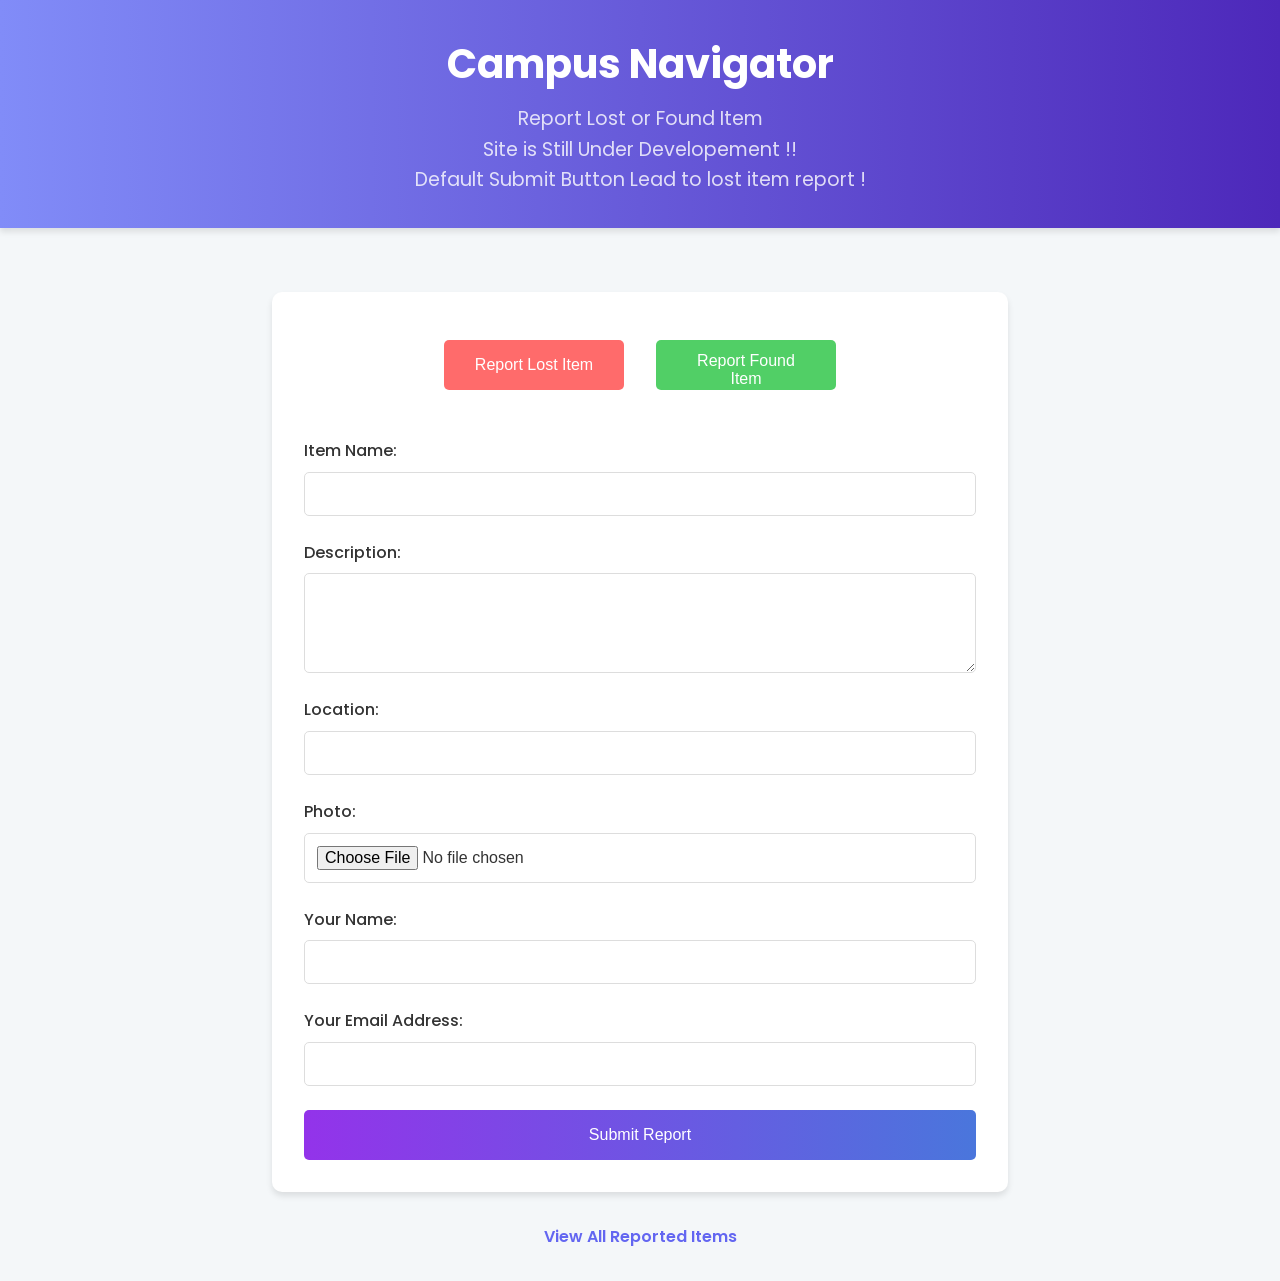
<file: J-lost-form.html>
<!DOCTYPE html>
<html lang="en">
<head>
    <meta charset="UTF-8">
    <meta name="viewport" content="width=device-width, initial-scale=1.0">
    <title>Campus Navigator - Report Lost or Found Item</title>
   
    <script async src="https://www.googletagmanager.com/gtag/js?id=G-MWQYMQPYED"></script>
    <script>
    window.dataLayer = window.dataLayer || [];
    function gtag() {
    dataLayer.push(arguments);
    }
    gtag('js', new Date());
    gtag('config', 'G-MWQYMQPYED');
    </script>
    <link href="https://fonts.googleapis.com/css2?family=Poppins:wght@300;400;500;600;700&display=swap" rel="stylesheet">
    <style>
        :root {
            --primary-color: #6366f1;
            --secondary-color: #818cf8;
            --background-color: #f4f7f9;
            --text-color: #333;
            --card-background: #ffffff;
            --shadow-color: rgba(0, 0, 0, 0.1);
        }

        * {
            margin: 0;
            padding: 0;
            box-sizing: border-box;
        }

        body {
            font-family: 'Poppins', sans-serif;
            background-color: var(--background-color);
            color: var(--text-color);
            line-height: 1.6;
        }

        .container {
            max-width: 800px;
            margin: 0 auto;
            padding: 2rem;
        }

        header {
            background: linear-gradient(to right,#818cf8, #4d28ba);
            color: white;
            text-align: center;
            padding: 2rem 0;
            margin-bottom: 2rem;
            box-shadow: 0 4px 6px var(--shadow-color);
        }

        h1 {
            font-size: 2.5rem;
            margin-bottom: 0.5rem;
        }

        .subtitle {
            font-size: 1.2rem;
            opacity: 0.8;
        }

        .form-container {
            background-color: var(--card-background);
            border-radius: 10px;
            padding: 2rem;
            box-shadow: 0 4px 6px var(--shadow-color);
        }

        .button-container {
            display: flex;
            justify-content: center;
            margin-bottom: 2rem;
        }

        .toggle-button {
            padding: 0.75rem 1.5rem;
            margin: 1rem;
            font-size: 1rem;
            border: none;
            border-radius: 5px;
            cursor: pointer;
            transition: background-color 0.3s ease, transform 0.1s, opacity 0.3s;
            font-weight: 500;
            width: 180px;
            height: 50px;
        }

        .toggle-button:hover {
            transform: translateY(-2px);
        }

        .toggle-button:active {
            transform: translateY(0);
        }

        .toggle-button.lost {
            background-color: #ff6b6b;
            color: white;
        }

        .toggle-button.found {
            background-color: #51cf66;
            color: white;
        }

        .toggle-button.inactive {
            opacity: 0.6;
        }

        form {
            display: flex;
            flex-direction: column;
        }

        label {
            margin-bottom: 0.5rem;
            font-weight: 500;
        }

        input, textarea {
            padding: 0.75rem;
            margin-bottom: 1.5rem;
            border: 1px solid #ddd;
            border-radius: 5px;
            font-size: 1rem;
            transition: border-color 0.3s ease;
        }

        input:focus, textarea:focus {
            outline: none;
            border-color: var(--primary-color);
        }

        textarea {
            resize: vertical;
            min-height: 100px;
        }

        button[type="submit"] {
            background: linear-gradient(to right, #9333ea,#4a76dc);
            color: white;
            padding: 1rem;
            border: none;
            border-radius: 5px;
            font-size: 1rem;
            cursor: pointer;
            transition: background-color 0.3s ease;
            font-weight: 500;
        }

        button[type="submit"]:hover {
            background-color: #3a7bd5;
        }

        .success-message, .error-message {
            padding: 1rem;
            border-radius: 5px;
            margin-top: 1rem;
            text-align: center;
            font-weight: 500;
        }

        .success-message {
            background-color: #d4edda;
            color: #155724;
        }

        .error-message {
            background-color: #f8d7da;
            color: #721c24;
        }

        .view-items-link {
            display: block;
            text-align: center;
            margin-top: 2rem;
            color: var(--primary-color);
            text-decoration: none;
            font-weight: 600;
            transition: color 0.3s ease;
        }

        .view-items-link:hover {
            color: #3a7bd5;
        }

        #verifyOTPButton {
            background: linear-gradient(to right, #9333ea, #db2777);
            color: white;
            padding: 0.4rem;
            border: none;
            border-radius: 5px;
            font-size: 1rem;
            cursor: pointer;
            transition: background-color 0.3s ease;
            font-weight: 500;
        }

        @media (max-width: 768px) {
            .container {
                padding: 1rem;
            }

            h1 {
                font-size: 2rem;
            }

            .form-container {
                padding: 1.5rem;
            }
        }
    </style>
</head>
<body>
    <header>
        <h1>Campus Navigator</h1>
        <p class="subtitle">Report Lost or Found Item</p>
        <p class="subtitle">Site is Still Under Developement !! 
        </p>
        <p class="subtitle">Default Submit Button Lead to lost item report !</p>
    </header>

    <div class="container">
        <div class="form-container">
            <div class="button-container">
                <button id="lostButton" class="toggle-button lost">Report Lost Item</button>
                <button id="foundButton" class="toggle-button found">Report Found Item</button>
            </div>
            <form id="itemForm" enctype="multipart/form-data">
                <label for="name">Item Name:</label>
                <input type="text" id="name" name="name" required>
                
                <label for="description">Description:</label>
                <textarea id="description" name="description" required></textarea>
                
                <label for="location">Location:</label>
                <input type="text" id="location" name="location" required>
                
                <label for="photo">Photo:</label>
                <input type="file" id="photo" name="photo" accept="image/*">
                
                <label for="yourName">Your Name:</label>
                <input type="text" id="yourName" name="yourName" required>
                
                <label for="yourEmail">Your Email Address:</label>
                <input type="email" id="yourEmail" name="yourEmail" required pattern="^[a-zA-Z0-9]+[0-9]{4}\.(?:be|btech|mtech|phd)[a-zA-Z]{2,4}[0-9]{2}@chitkara\.edu\.in$" title="Please use your Chitkara University email (e.g., yourname1234.besce24@chitkara.edu.in)">
                
                <input type="hidden" id="status" name="status" value="lost">

                <div id="otpSection" style="display: none;">
                    <label for="otp">Enter OTP:</label>
                    <input type="text" id="otp" name="otp" required>
                    <button type="button" id="verifyOTPButton">Verify OTP</button>
                </div>
                
                <button type="submit">Submit Report</button>
            </form>
        </div>
        <div id="message"></div>
        <a href="M-listeditems.html" class="view-items-link">View All Reported Items</a>
    </div>

  
    
    <script>
        const API_URL = 'https://campusnav.onrender.com/api';
        let currentStatus = 'lost';
        let emailVerified = false;

        const lostButton = document.getElementById('lostButton');
        const foundButton = document.getElementById('foundButton');
        const form = document.getElementById('itemForm');
        const messageDiv = document.getElementById('message');
        const emailInput = document.getElementById('yourEmail');
        const otpSection = document.getElementById('otpSection');
        const verifyOTPButton = document.getElementById('verifyOTPButton');

        lostButton.addEventListener('click', () => setStatus('lost'));
        foundButton.addEventListener('click', () => setStatus('found'));

        function setStatus(status) {
            currentStatus = status;
            lostButton.classList.toggle('inactive', status !== 'lost');
            foundButton.classList.toggle('inactive', status !== 'found');
            form.querySelector('button[type="submit"]').style.background = 
                status === 'lost' ? 'linear-gradient(to right, #ff6b6b, #ff8e8e)' : 'linear-gradient(to right, #51cf66, #69db7c)';
            document.getElementById('status').value = status;
            console.log('Status set to:', status); // Add this line for debugging
        }

        emailInput.addEventListener('blur', async () => {
            if (emailInput.checkValidity()) {
                try {
                    const response = await fetch(`${API_URL}/request-otp`, {
                        method: 'POST',
                        headers: {
                            'Content-Type': 'application/json',
                        },
                        body: JSON.stringify({ email: emailInput.value }),
                    });

                    if (response.ok) {
                        showMessage('OTP sent to your email. Please check and enter below.', 'success');
                        otpSection.style.display = 'block';
                        emailVerified = false; // Reset verification status
                    } else {
                        showMessage('Error sending OTP. Please try again.', 'error');
                    }
                } catch (error) {
                    console.error('Error:', error);
                    showMessage('An error occurred. Please try again later.', 'error');
                }
            }
        });

        verifyOTPButton.addEventListener('click', async () => {
            const otp = document.getElementById('otp').value;
            try {
                const response = await fetch(`${API_URL}/verify-otp`, {
                    method: 'POST',
                    headers: {
                        'Content-Type': 'application/json',
                    },
                    body: JSON.stringify({ 
                        email: emailInput.value, 
                        otp: otp 
                    }),
                });

                const data = await response.json();
                if (response.ok) {
                    showMessage('Email verified successfully!', 'success');
                    emailVerified = true;
                    otpSection.style.display = 'none';
                } else {
                    showMessage(data.message || 'Invalid OTP. Please try again.', 'error');
                    emailVerified = false;
                }
            } catch (error) {
                console.error('Error:', error);
                showMessage('An error occurred. Please try again later.', 'error');
                emailVerified = false;
            }
        });

        form.addEventListener('submit', async (e) => {
            e.preventDefault();
            if (!emailVerified) {
                showMessage('Please verify your email before submitting.', 'error');
                return;
            }

            const formData = new FormData(form);
            // Make sure status is sent as a single string value
            const statusInput = document.getElementById('status');
            formData.set('status', statusInput.value);

            try {
                const response = await fetch(`${API_URL}/items`, {
                    method: 'POST',
                    body: formData,
                });

                const data = await response.json();
                if (response.ok) {
                    showMessage('Item reported successfully!', 'success');
                    form.reset();
                    emailVerified = false;
                    otpSection.style.display = 'none';
                } else {
                    showMessage(data.message || 'Error reporting item. Please try again.', 'error');
                }
            } catch (error) {
                console.error('Error:', error);
                showMessage('An error occurred. Please try again later.', 'error');
            }
        });

        function showMessage(text, type) {
            messageDiv.textContent = text;
            messageDiv.className = type === 'success' ? 'success-message' : 'error-message';
            messageDiv.style.display = 'block';
            setTimeout(() => {
                messageDiv.style.display = 'none';
                messageDiv.textContent = '';
                messageDiv.className = '';
            }, 5000);
        }
    </script>
</body>
</html>
</file>
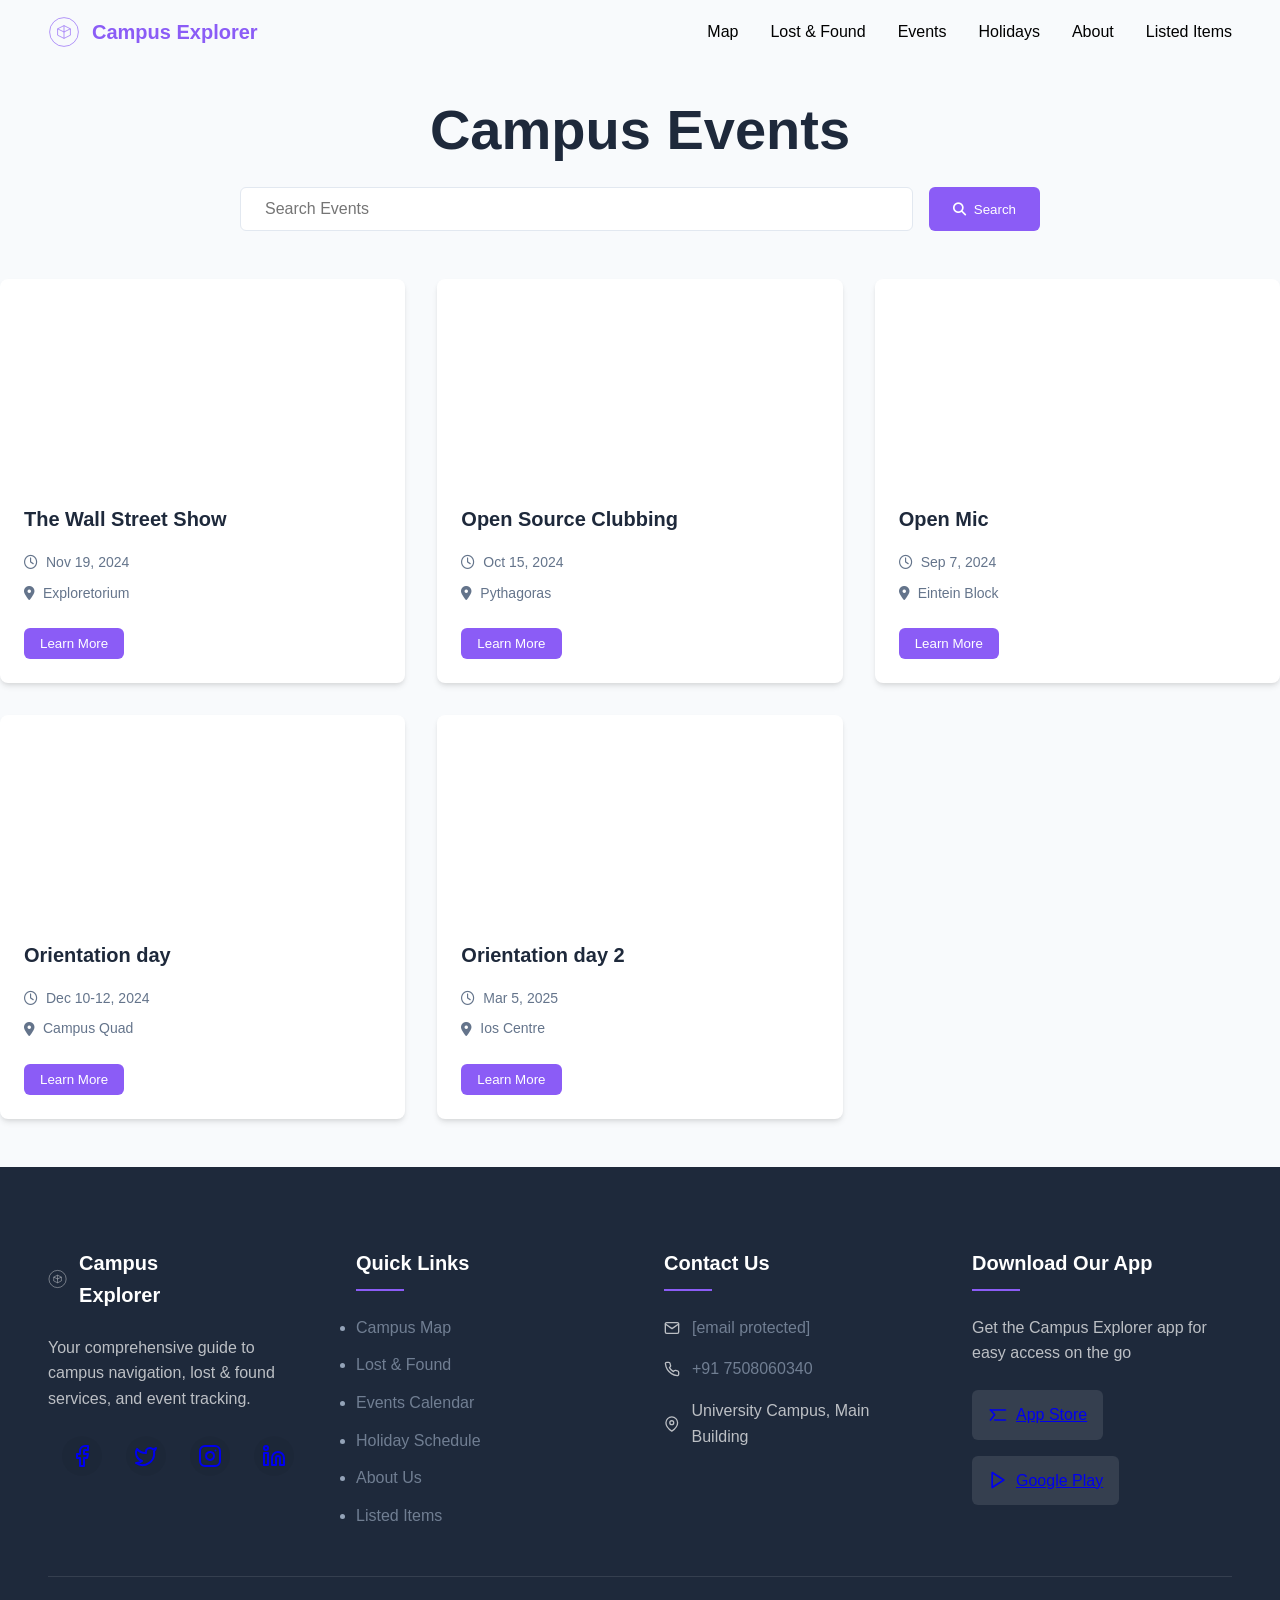
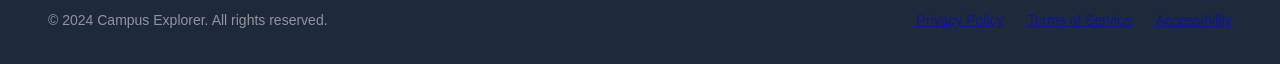
<file: K-event.html>
<!DOCTYPE html>
<html lang="en">
<head>
    <meta charset="UTF-8">
    <meta name="viewport" content="width=device-width, initial-scale=1.0">
    <title>Campus Explorer - Events</title>
    <link rel="stylesheet" href="O-new.css">
    <link rel="preconnect" href="https://fonts.googleapis.com">
    <link rel="preconnect" href="https://fonts.gstatic.com" crossorigin>
    <link href="https://fonts.googleapis.com/css2?family=Martel+Sans:wght@200;300;400;600;700;800;900&display=swap" rel="stylesheet">
    <link rel="stylesheet" href="https://cdnjs.cloudflare.com/ajax/libs/font-awesome/6.5.2/css/all.min.css">
</head>
<body>
    <!-- Header -->
    <header class="header">
        <div class="container header-container">
            <div class="logo">
                <svg viewBox="0 0 100 100" fill="none" xmlns="http://www.w3.org/2000/svg" class="logo-svg">
                    <circle cx="50" cy="50" r="45" stroke="currentColor" stroke-width="2"/>
                    <path d="M30 40L50 30L70 40V60L50 70L30 60V40Z" stroke="currentColor" stroke-width="2"/>
                    <path d="M50 30V50M50 50V70M50 50L30 40M50 50L70 40" stroke="currentColor" stroke-width="2"/>
                </svg>
                <span>Campus Explorer</span>
            </div>
            
            <nav class="nav-desktop">
                <a href="index.html" class="nav-link">Map</a>
                <a href="J-lost-form.html" class="nav-link">Lost & Found</a>
                <a href="K-event.html" class="nav-link">Events</a>
                <a href="L-holidays.html" class="nav-link">Holidays</a>
                <a href="N-about.html" class="nav-link">About</a>
                <a href="M-listeditems.html" class="nav-link">Listed Items</a>
            </nav>

            <button class="menu-toggle" id="menuToggle" aria-label="Toggle menu">
                <div class="menu-icon">
                    <span></span>
                    <span></span>
                </div>
            </button>
        </div>

        <!-- Mobile Menu -->
        <div class="mobile-menu" id="mobileMenu">
            <button class="mobile-menu-close" id="mobileMenuClose" aria-label="Close menu">
                <svg xmlns="http://www.w3.org/2000/svg" width="24" height="24" viewBox="0 0 24 24" fill="none" stroke="currentColor" stroke-width="2" stroke-linecap="round" stroke-linejoin="round"><line x1="18" y1="6" x2="6" y2="18"></line><line x1="6" y1="6" x2="18" y2="18"></line></svg>
            </button>
            <div class="mobile-menu-container">
                <nav class="nav-mobile">
                    <a href="#map" class="nav-link">Map</a>
                    <a href="J-lost-form.html" class="nav-link">Lost & Found</a>
                    <a href="K-event.html" class="nav-link">Events</a>
                    <a href="L-holidays.html" class="nav-link">Holidays</a>
                    <a href="N-about.html" class="nav-link">About</a>
                    <a href="M-listeditems.html" class="nav-link">Listed Items</a>
                </nav>
                <div class="mobile-menu-footer">
                    <div class="social-links">
                        <a href="#" class="social-link" aria-label="Facebook">
                            <svg xmlns="http://www.w3.org/2000/svg" width="24" height="24" viewBox="0 0 24 24" fill="none" stroke="currentColor" stroke-width="2" stroke-linecap="round" stroke-linejoin="round"><path d="M18 2h-3a5 5 0 0 0-5 5v3H7v4h3v8h4v-8h3l1-4h-4V7a1 1 0 0 1 1-1h3z"></path></svg>
                        </a>
                        <a href="#" class="social-link" aria-label="Twitter">
                            <svg xmlns="http://www.w3.org/2000/svg" width="24" height="24" viewBox="0 0 24 24" fill="none" stroke="currentColor" stroke-width="2" stroke-linecap="round" stroke-linejoin="round"><path d="M22 4s-.7 2.1-2 3.4c1.6 10-9.4 17.3-18 11.6 2.2.1 4.4-.6 6-2C3 15.5.5 9.6 3 5c2.2 2.6 5.6 4.1 9 4-.9-4.2 4-6.6 7-3.8 1.1 0 3-1.2 3-1.2z"></path></svg>
                        </a>
                        <a href="#" class="social-link" aria-label="Instagram">
                            <svg xmlns="http://www.w3.org/2000/svg" width="24" height="24" viewBox="0 0 24 24" fill="none" stroke="currentColor" stroke-width="2" stroke-linecap="round" stroke-linejoin="round"><rect x="2" y="2" width="20" height="20" rx="5" ry="5"></rect><path d="M16 11.37A4 4 0 1 1 12.63 8 4 4 0 0 1 16 11.37z"></path><line x1="17.5" y1="6.5" x2="17.51" y2="6.5"></line></svg>
                        </a>
                    </div>
                    <p>© 2024 Campus Explorer</p>
                </div>
            </div>
        </div>
    </header>

    <main class="main-container">
        <h1 class="text-3xl font-bold mb-6 text-center">Campus Events</h1>

        <div class="search-div">
            <input type="search" class="searchbar" placeholder="Search Events">
            <button class="search-button"><i class="fa-sharp fa-solid fa-magnifying-glass"></i>Search</button>
        </div>

        <div class="event-grid">
            <div class="event-card">
                <div class="event-image1 bor"></div>
                <div class="event-details">
                    <h3 class="event-title">The Wall Street Show</h3>
                    <p class="event-info"><i class="fa-regular fa-clock"></i> Nov 19, 2024</p>
                    <p class="event-info"><i class="fa-solid fa-location-dot"></i> Exploretorium</p>
                    <button class="learn-more-button">Learn More</button>
                </div>
            </div>
            <div class="event-card">
                <div class="event-image2 bor"></div>
                <div class="event-details">
                    <h3 class="event-title">Open Source Clubbing</h3>
                    <p class="event-info"><i class="fa-regular fa-clock"></i> Oct 15, 2024</p>
                    <p class="event-info"><i class="fa-solid fa-location-dot"></i>Pythagoras</p>
                    <button class="learn-more-button">Learn More</button>
                </div>
            </div>
            <div class="event-card">
                <div class="event-image3 bor "></div>
                <div class="event-details">
                    <h3 class="event-title">Open Mic</h3>
                    <p class="event-info"><i class="fa-regular fa-clock"></i> Sep 7, 2024</p>
                    <p class="event-info"><i class="fa-solid fa-location-dot"></i> Eintein Block</p>
                    <button class="learn-more-button">Learn More</button>
                </div>
            </div>
            <div class="event-card">
                <div class="event-image4 bor"></div>
                <div class="event-details">
                    <h3 class="event-title">Orientation day</h3>
                    <p class="event-info"><i class="fa-regular fa-clock"></i> Dec 10-12, 2024</p>
                    <p class="event-info"><i class="fa-solid fa-location-dot"></i> Campus Quad</p>
                    <button class="learn-more-button">Learn More</button>
                </div>
            </div>
            <div class="event-card">
                <div class="event-image5 bor"></div>
                <div class="event-details">
                    <h3 class="event-title">Orientation day 2</h3>
                    <p class="event-info"><i class="fa-regular fa-clock"></i> Mar 5, 2025</p>
                    <p class="event-info"><i class="fa-solid fa-location-dot"></i> Ios Centre</p>
                    <button class="learn-more-button">Learn More</button>
                </div>
            </div>
            </div>
        </div>
    </main>

    <!-- Footer -->
    <footer class="footer">
        <div class="container">
            <div class="footer-grid">
                <div class="footer-section">
                    <div class="footer-logo">
                        <svg viewBox="0 0 100 100" fill="none" xmlns="http://www.w3.org/2000/svg" class="logo-svg">
                            <circle cx="50" cy="50" r="45" stroke="currentColor" stroke-width="2"/>
                            <path d="M30 40L50 30L70 40V60L50 70L30 60V40Z" stroke="currentColor" stroke-width="2"/>
                            <path d="M50 30V50M50 50V70M50 50L30 40M50 50L70 40" stroke="currentColor" stroke-width="2"/>
                        </svg>
                        <span>Campus Explorer</span>
                    </div>
                    <p>Your comprehensive guide to campus navigation, lost & found services, and event tracking.</p>
                    <div class="social-links">
                        <a href="#" class="social-link" aria-label="Facebook">
                            <svg xmlns="http://www.w3.org/2000/svg" width="24" height="24" viewBox="0 0 24 24" fill="none" stroke="currentColor" stroke-width="2" stroke-linecap="round" stroke-linejoin="round"><path d="M18 2h-3a5 5 0 0 0-5 5v3H7v4h3v8h4v-8h3l1-4h-4V7a1 1 0 0 1 1-1h3z"></path></svg>
                        </a>
                        <a href="#" class="social-link" aria-label="Twitter">
                            <svg xmlns="http://www.w3.org/2000/svg" width="24" height="24" viewBox="0 0 24 24" fill="none" stroke="currentColor" stroke-width="2" stroke-linecap="round" stroke-linejoin="round"><path d="M22 4s-.7 2.1-2 3.4c1.6 10-9.4 17.3-18 11.6 2.2.1 4.4-.6 6-2C3 15.5.5 9.6 3 5c2.2 2.6 5.6 4.1 9 4-.9-4.2 4-6.6 7-3.8 1.1 0 3-1.2 3-1.2z"></path></svg>
                        </a>
                        <a href="#" class="social-link" aria-label="Instagram">
                            <svg xmlns="http://www.w3.org/2000/svg" width="24" height="24" viewBox="0 0 24 24" fill="none" stroke="currentColor" stroke-width="2" stroke-linecap="round" stroke-linejoin="round"><rect x="2" y="2" width="20" height="20" rx="5" ry="5"></rect><path d="M16 11.37A4 4 0 1 1 12.63 8 4 4 0 0 1 16 11.37z"></path><line x1="17.5" y1="6.5" x2="17.51" y2="6.5"></line></svg>
                        </a>
                        <a href="#" class="social-link" aria-label="LinkedIn">
                            <svg xmlns="http://www.w3.org/2000/svg" width="24" height="24" viewBox="0 0 24 24" fill="none" stroke="currentColor" stroke-width="2" stroke-linecap="round" stroke-linejoin="round"><path d="M16 8a6 6 0 0 1 6 6v7h-4v-7a2 2 0 0 0-2-2 2 2 0 0 0-2 2v7h-4v-7a6 6 0 0 1 6-6z"></path><rect x="2" y="9" width="4" height="12"></rect><circle cx="4" cy="4" r="2"></circle></svg>
                        </a>
                    </div>
                </div>

                <div class="footer-section">
                    <h3>Quick Links</h3>
                    <ul class="footer-links">
                        <li><a href="index.html">Campus Map</a></li>
                        <li><a href="J-lost-form.html">Lost & Found</a></li>
                        <li><a href="K-event.html">Events Calendar</a></li>
                        <li><a href="L-holidays.html">Holiday Schedule</a></li>
                        <li><a href="N-about.html">About Us</a></li>
                        <li><a href="M-listeditems.html">Listed Items</a></li>
                    </ul>
                </div>

                <div class="footer-section">
                    <h3>Contact Us</h3>
                    <ul class="contact-info">
                        <li>
                            <svg xmlns="http://www.w3.org/2000/svg" width="16" height="16" viewBox="0 0 24 24" fill="none" stroke="currentColor" stroke-width="2" stroke-linecap="round" stroke-linejoin="round"><path d="M4 4h16c1.1 0 2 .9 2 2v12c0 1.1-.9 2-2 2H4c-1.1 0-2-.9-2-2V6c0-1.1.9-2 2-2z"></path><polyline points="22,6 12,13 2,6"></polyline></svg>
                            <a href="/cdn-cgi/l/email-protection#e98a86879d888a9da98a8884999c9a8c919985869b8c9bc78c8d9c"><span class="__cf_email__" data-cfemail="15767a7b6174766155767478656066706d65797a6770673b707160">[email&#160;protected]</span></a>
                        </li>
                        <li>
                            <svg xmlns="http://www.w3.org/2000/svg" width="16" height="16" viewBox="0 0 24 24" fill="none" stroke="currentColor" stroke-width="2" stroke-linecap="round" stroke-linejoin="round"><path d="M22 16.92v3a2 2 0 0 1-2.18 2 19.79 19.79 0 0 1-8.63-3.07 19.5 19.5 0 0 1-6-6 19.79 19.79 0 0 1-3.07-8.67A2 2 0 0 1 4.11 2h3a2 2 0 0 1 2 1.72 12.84 12.84 0 0 0 .7 2.81 2 2 0 0 1-.45 2.11L8.09 9.91a16 16 0 0 0 6 6l1.27-1.27a2 2 0 0 1 2.11-.45 12.84 12.84 0 0 0 2.81.7A2 2 0 0 1 22 16.92z"></path></svg>
                            <a href="tel:+917508060340">+91 7508060340</a>
                        </li>
                        <li>
                            <svg xmlns="http://www.w3.org/2000/svg" width="16" height="16" viewBox="0 0 24 24" fill="none" stroke="currentColor" stroke-width="2" stroke-linecap="round" stroke-linejoin="round"><path d="M21 10c0 7-9 13-9 13s-9-6-9-13a9 9 0 0 1 18 0z"></path><circle cx="12" cy="10" r="3"></circle></svg>
                            University Campus, Main Building
                        </li>
                    </ul>
                </div>

                <div class="footer-section">
                    <h3>Download Our App</h3>
                    <p>Get the Campus Explorer app for easy access on the go</p>
                    <div class="app-buttons">
                        <a href="#" class="app-button">
                            <svg xmlns="http://www.w3.org/2000/svg" width="20" height="20" viewBox="0 0 24 24" fill="none" stroke="currentColor" stroke-width="2" stroke-linecap="round" stroke-linejoin="round"><path d="M3 6l5 5.794L3 18"/><path d="M3 6h18"/><path d="M21 18H8"/></svg>
                            App Store
                        </a>
                        <a href="#" class="app-button">
                            <svg xmlns="http://www.w3.org/2000/svg" width="20" height="20" viewBox="0 0 24 24" fill="none" stroke="currentColor" stroke-width="2" stroke-linecap="round" stroke-linejoin="round"><polygon points="5 3 19 12 5 21 5 3"></polygon></svg>
                            Google Play
                        </a>
                    </div>
                </div>
            </div>

            <div class="footer-bottom">
                <p>&copy; 2024 Campus Explorer. All rights reserved.</p>
                <div class="footer-bottom-links">
                    <a href="#">Privacy Policy</a>
                    <a href="#">Terms of Service</a>
                    <a href="#">Accessibility</a>
                </div>
            </div>
        </div>
    </footer>
</body>
<script>
    
    // Header scroll effect
    const header = document.querySelector('.header');
    window.addEventListener('scroll', () => {
      if (window.scrollY > 50) {
        header.classList.add('scrolled');
      } else {
        header.classList.remove('scrolled');
      }
    });
</script>
</html>
</file>
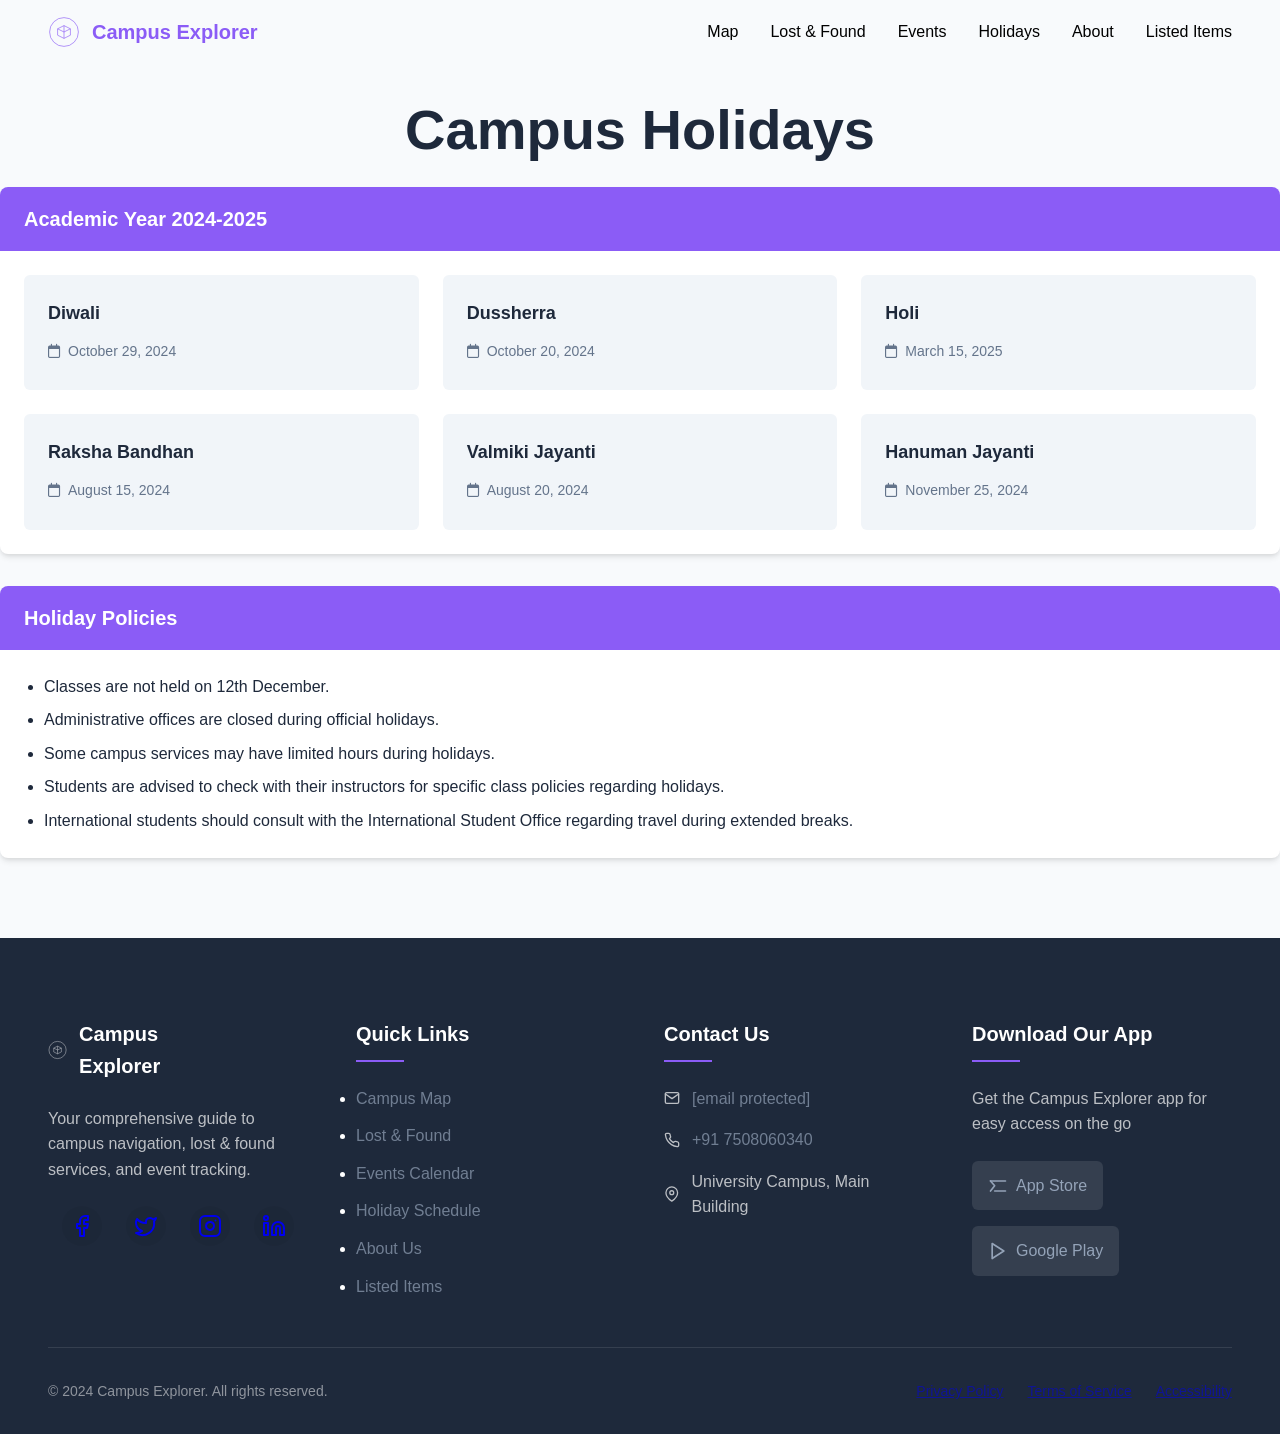
<file: L-holidays.html>
<!DOCTYPE html>
<html lang="en">
<head>
    <meta charset="UTF-8">
    <meta name="viewport" content="width=device-width, initial-scale=1.0">
    <title>Campus Explorer - Holidays</title>
    <link rel="stylesheet" href="Q-holidays.css">
    <link rel="preconnect" href="https://fonts.googleapis.com">
    <link rel="preconnect" href="https://fonts.gstatic.com" crossorigin>
    <link href="https://fonts.googleapis.com/css2?family=Martel+Sans:wght@200;300;400;600;700;800;900&display=swap" rel="stylesheet">
    <link rel="stylesheet" href="https://cdnjs.cloudflare.com/ajax/libs/font-awesome/6.5.2/css/all.min.css">
</head>
<body>
    <!-- Header -->
    <header class="header">
        <div class="container header-container">
            <div class="logo">
                <svg viewBox="0 0 100 100" fill="none" xmlns="http://www.w3.org/2000/svg" class="logo-svg">
                    <circle cx="50" cy="50" r="45" stroke="currentColor" stroke-width="2"/>
                    <path d="M30 40L50 30L70 40V60L50 70L30 60V40Z" stroke="currentColor" stroke-width="2"/>
                    <path d="M50 30V50M50 50V70M50 50L30 40M50 50L70 40" stroke="currentColor" stroke-width="2"/>
                </svg>
                <span>Campus Explorer</span>
            </div>
            
            <nav class="nav-desktop">
                <a href="index.html" class="nav-link">Map</a>
                <a href="J-lost-form.html" class="nav-link">Lost & Found</a>
                <a href="K-event.html" class="nav-link">Events</a>
                <a href="L-holidays.html" class="nav-link">Holidays</a>
                <a href="N-about.html" class="nav-link">About</a>
                <a href="M-listeditems.html" class="nav-link">Listed Items</a>
            </nav>

            <button class="menu-toggle" id="menuToggle" aria-label="Toggle menu">
                <div class="menu-icon">
                    <span></span>
                    <span></span>
                </div>
            </button>
        </div>
        <!-- Mobile Menu -->
        <div class="mobile-menu" id="mobileMenu">
            <button class="mobile-menu-close" id="mobileMenuClose" aria-label="Close menu">
                <svg xmlns="http://www.w3.org/2000/svg" width="24" height="24" viewBox="0 0 24 24" fill="none" stroke="currentColor" stroke-width="2" stroke-linecap="round" stroke-linejoin="round"><line x1="18" y1="6" x2="6" y2="18"></line><line x1="6" y1="6" x2="18" y2="18"></line></svg>
            </button>
            <div class="mobile-menu-container">
                <nav class="nav-mobile">
                    <a href="#map" class="nav-link">Map</a>
                    <a href="J-lost-form.html" class="nav-link">Lost & Found</a>
                    <a href="K-event.html" class="nav-link">Events</a>
                    <a href="L-holidays.html" class="nav-link">Holidays</a>
                    <a href="N-about.html" class="nav-link">About</a>
                    <a href="M-listeditems.html" class="nav-link">Listed Items</a>
                </nav>
                <div class="mobile-menu-footer">
                    <div class="social-links">
                        <a href="#" class="social-link" aria-label="Facebook">
                            <svg xmlns="http://www.w3.org/2000/svg" width="24" height="24" viewBox="0 0 24 24" fill="none" stroke="currentColor" stroke-width="2" stroke-linecap="round" stroke-linejoin="round"><path d="M18 2h-3a5 5 0 0 0-5 5v3H7v4h3v8h4v-8h3l1-4h-4V7a1 1 0 0 1 1-1h3z"></path></svg>
                        </a>
                        <a href="#" class="social-link" aria-label="Twitter">
                            <svg xmlns="http://www.w3.org/2000/svg" width="24" height="24" viewBox="0 0 24 24" fill="none" stroke="currentColor" stroke-width="2" stroke-linecap="round" stroke-linejoin="round"><path d="M22 4s-.7 2.1-2 3.4c1.6 10-9.4 17.3-18 11.6 2.2.1 4.4-.6 6-2C3 15.5.5 9.6 3 5c2.2 2.6 5.6 4.1 9 4-.9-4.2 4-6.6 7-3.8 1.1 0 3-1.2 3-1.2z"></path></svg>
                        </a>
                        <a href="#" class="social-link" aria-label="Instagram">
                            <svg xmlns="http://www.w3.org/2000/svg" width="24" height="24" viewBox="0 0 24 24" fill="none" stroke="currentColor" stroke-width="2" stroke-linecap="round" stroke-linejoin="round"><rect x="2" y="2" width="20" height="20" rx="5" ry="5"></rect><path d="M16 11.37A4 4 0 1 1 12.63 8 4 4 0 0 1 16 11.37z"></path><line x1="17.5" y1="6.5" x2="17.51" y2="6.5"></line></svg>
                        </a>
                    </div>
                    <p>© 2024 Campus Explorer</p>
                </div>
            </div>
        </div>
    </header>

    <main class="main-container">
        <h1 class="text-3xl font-bold mb-6 text-center">Campus Holidays</h1>

        <div class="content-card">
            <div class="content-card-header">Academic Year 2024-2025</div>
            <div class="content-card-body">
                <div class="event-grid">
                    <div class="event-card">
                        <div class="event-details">
                            <h3 class="event-title">Diwali</h3>
                            <p class="event-info"><i class="fa-regular fa-calendar"></i> October 29, 2024</p>
                        </div>
                    </div>
                    <div class="event-card">
                        <div class="event-details">
                            <h3 class="event-title">Dussherra</h3>
                            <p class="event-info"><i class="fa-regular fa-calendar"></i> October 20, 2024</p>
                        </div>
                    </div>
                    <div class="event-card">
                        <div class="event-details">
                            <h3 class="event-title">Holi</h3>
                            <p class="event-info"><i class="fa-regular fa-calendar"></i> March 15, 2025</p>
                        </div>
                    </div>
                    <div class="event-card">
                        <div class="event-details">
                            <h3 class="event-title">Raksha Bandhan</h3>
                            <p class="event-info"><i class="fa-regular fa-calendar"></i> August 15, 2024</p>
                        </div>
                    </div>
                    <div class="event-card">
                        <div class="event-details">
                            <h3 class="event-title">Valmiki Jayanti</h3>
                            <p class="event-info"><i class="fa-regular fa-calendar"></i> August 20, 2024</p>
                        </div>
                    </div>
                    <div class="event-card">
                        <div class="event-details">
                            <h3 class="event-title">Hanuman Jayanti</h3>
                            <p class="event-info"><i class="fa-regular fa-calendar"></i> November 25, 2024</p>
                        </div>
                    </div>
                </div>
            </div>
        </div>

        <div class="content-card">
            <div class="content-card-header">Holiday Policies</div>
            <div class="content-card-body">
                <ul class="list-disc pl-5 space-y-2">
                    <li>Classes are not held on 12th December.</li>
                    <li>Administrative offices are closed during official holidays.</li>
                    <li>Some campus services may have limited hours during holidays.</li>
                    <li>Students are advised to check with their instructors for specific class policies regarding holidays.</li>
                    <li>International students should consult with the International Student Office regarding travel during extended breaks.</li>
                </ul>
            </div>
        </div>
    </main>

    <!-- Footer -->
    <footer class="footer">
        <div class="container">
            <div class="footer-grid">
                <div class="footer-section">
                    <div class="footer-logo">
                        <svg viewBox="0 0 100 100" fill="none" xmlns="http://www.w3.org/2000/svg" class="logo-svg">
                            <circle cx="50" cy="50" r="45" stroke="currentColor" stroke-width="2"/>
                            <path d="M30 40L50 30L70 40V60L50 70L30 60V40Z" stroke="currentColor" stroke-width="2"/>
                            <path d="M50 30V50M50 50V70M50 50L30 40M50 50L70 40" stroke="currentColor" stroke-width="2"/>
                        </svg>
                        <span>Campus Explorer</span>
                    </div>
                    <p>Your comprehensive guide to campus navigation, lost & found services, and event tracking.</p>
                    <div class="social-links">
                        <a href="#" class="social-link" aria-label="Facebook">
                            <svg xmlns="http://www.w3.org/2000/svg" width="24" height="24" viewBox="0 0 24 24" fill="none" stroke="currentColor" stroke-width="2" stroke-linecap="round" stroke-linejoin="round"><path d="M18 2h-3a5 5 0 0 0-5 5v3H7v4h3v8h4v-8h3l1-4h-4V7a1 1 0 0 1 1-1h3z"></path></svg>
                        </a>
                        <a href="#" class="social-link" aria-label="Twitter">
                            <svg xmlns="http://www.w3.org/2000/svg" width="24" height="24" viewBox="0 0 24 24" fill="none" stroke="currentColor" stroke-width="2" stroke-linecap="round" stroke-linejoin="round"><path d="M22 4s-.7 2.1-2 3.4c1.6 10-9.4 17.3-18 11.6 2.2.1 4.4-.6 6-2C3 15.5.5 9.6 3 5c2.2 2.6 5.6 4.1 9 4-.9-4.2 4-6.6 7-3.8 1.1 0 3-1.2 3-1.2z"></path></svg>
                        </a>
                        <a href="#" class="social-link" aria-label="Instagram">
                            <svg xmlns="http://www.w3.org/2000/svg" width="24" height="24" viewBox="0 0 24 24" fill="none" stroke="currentColor" stroke-width="2" stroke-linecap="round" stroke-linejoin="round"><rect x="2" y="2" width="20" height="20" rx="5" ry="5"></rect><path d="M16 11.37A4 4 0 1 1 12.63 8 4 4 0 0 1 16 11.37z"></path><line x1="17.5" y1="6.5" x2="17.51" y2="6.5"></line></svg>
                        </a>
                        <a href="#" class="social-link" aria-label="LinkedIn">
                            <svg xmlns="http://www.w3.org/2000/svg" width="24" height="24" viewBox="0 0 24 24" fill="none" stroke="currentColor" stroke-width="2" stroke-linecap="round" stroke-linejoin="round"><path d="M16 8a6 6 0 0 1 6 6v7h-4v-7a2 2 0 0 0-2-2 2 2 0 0 0-2 2v7h-4v-7a6 6 0 0 1 6-6z"></path><rect x="2" y="9" width="4" height="12"></rect><circle cx="4" cy="4" r="2"></circle></svg>
                        </a>
                    </div>
                </div>

                <div class="footer-section">
                    <h3>Quick Links</h3>
                    <ul class="footer-links">
                        <li><a href="index.html">Campus Map</a></li>
                        <li><a href="J-lost-form.html">Lost & Found</a></li>
                        <li><a href="K-event.html">Events Calendar</a></li>
                        <li><a href="L-holidays.html">Holiday Schedule</a></li>
                        <li><a href="N-about.html">About Us</a></li>
                        <li><a href="M-listeditems.html">Listed Items</a></li>
                    </ul>
                </div>

                <div class="footer-section">
                    <h3>Contact Us</h3>
                    <ul class="contact-info">
                        <li>
                            <svg xmlns="http://www.w3.org/2000/svg" width="16" height="16" viewBox="0 0 24 24" fill="none" stroke="currentColor" stroke-width="2" stroke-linecap="round" stroke-linejoin="round"><path d="M4 4h16c1.1 0 2 .9 2 2v12c0 1.1-.9 2-2 2H4c-1.1 0-2-.9-2-2V6c0-1.1.9-2 2-2z"></path><polyline points="22,6 12,13 2,6"></polyline></svg>
                            <a href="/cdn-cgi/l/email-protection#e98a86879d888a9da98a8884999c9a8c919985869b8c9bc78c8d9c"><span class="__cf_email__" data-cfemail="15767a7b6174766155767478656066706d65797a6770673b707160">[email&#160;protected]</span></a>
                        </li>
                        <li>
                            <svg xmlns="http://www.w3.org/2000/svg" width="16" height="16" viewBox="0 0 24 24" fill="none" stroke="currentColor" stroke-width="2" stroke-linecap="round" stroke-linejoin="round"><path d="M22 16.92v3a2 2 0 0 1-2.18 2 19.79 19.79 0 0 1-8.63-3.07 19.5 19.5 0 0 1-6-6 19.79 19.79 0 0 1-3.07-8.67A2 2 0 0 1 4.11 2h3a2 2 0 0 1 2 1.72 12.84 12.84 0 0 0 .7 2.81 2 2 0 0 1-.45 2.11L8.09 9.91a16 16 0 0 0 6 6l1.27-1.27a2 2 0 0 1 2.11-.45 12.84 12.84 0 0 0 2.81.7A2 2 0 0 1 22 16.92z"></path></svg>
                            <a href="tel:+917508060340">+91 7508060340</a>
                        </li>
                        <li>
                            <svg xmlns="http://www.w3.org/2000/svg" width="16" height="16" viewBox="0 0 24 24" fill="none" stroke="currentColor" stroke-width="2" stroke-linecap="round" stroke-linejoin="round"><path d="M21 10c0 7-9 13-9 13s-9-6-9-13a9 9 0 0 1 18 0z"></path><circle cx="12" cy="10" r="3"></circle></svg>
                            University Campus, Main Building
                        </li>
                    </ul>
                </div>

                <div class="footer-section">
                    <h3>Download Our App</h3>
                    <p>Get the Campus Explorer app for easy access on the go</p>
                    <div class="app-buttons">
                        <a href="#" class="app-button">
                            <svg xmlns="http://www.w3.org/2000/svg" width="20" height="20" viewBox="0 0 24 24" fill="none" stroke="currentColor" stroke-width="2" stroke-linecap="round" stroke-linejoin="round"><path d="M3 6l5 5.794L3 18"/><path d="M3 6h18"/><path d="M21 18H8"/></svg>
                            App Store
                        </a>
                        <a href="#" class="app-button">
                            <svg xmlns="http://www.w3.org/2000/svg" width="20" height="20" viewBox="0 0 24 24" fill="none" stroke="currentColor" stroke-width="2" stroke-linecap="round" stroke-linejoin="round"><polygon points="5 3 19 12 5 21 5 3"></polygon></svg>
                            Google Play
                        </a>
                    </div>
                </div>
            </div>

            <div class="footer-bottom">
                <p>&copy; 2024 Campus Explorer. All rights reserved.</p>
                <div class="footer-bottom-links">
                    <a href="#">Privacy Policy</a>
                    <a href="#">Terms of Service</a>
                    <a href="#">Accessibility</a>
                </div>
            </div>
        </div>
    </footer>
</body>
<script>
    // Header scroll effect
    const header = document.querySelector('.header');
    window.addEventListener('scroll', () => {
      if (window.scrollY > 50) {
        header.classList.add('scrolled');
      } else {
        header.classList.remove('scrolled');
      }
    });
</script>
</html>
</file>
<file: O-new.css>
@import url('https://fonts.googleapis.com/css2?family=Martel+Sans:wght@200;300;400;600;700;800;900&display=swap');

:root {
  --color-primary: #8b5cf6;
  /* Purple */
  --color-primary-light: #a78bfa;
  --color-primary-dark: #7c3aed;
  --color-secondary: #10b981;
  /* Emerald */
  --color-secondary-light: #34d399;
  --color-secondary-dark: #059669;
  --color-accent: #f97316;
  /* Orange */
  --color-accent-light: #fb923c;
  --color-accent-dark: #ea580c;
  --color-background: #f8fafc;
  /* Light slate */
  --color-background-alt: #f1f5f9;
  --color-text: #1e293b;
  /* Dark slate */
  --color-text-light: #64748b;
  --color-text-lighter: #94a3b8;
  --color-border: #e2e8f0;
  --color-success: #10b981;
  --color-warning: #f59e0b;
  --color-error: #ef4444;
  --color-info: #3b82f6;
  --font-sans: 'Inter', -apple-system, BlinkMacSystemFont, 'Segoe UI', Roboto, Oxygen, Ubuntu, Cantarell, 'Open Sans', 'Helvetica Neue', sans-serif;
  --font-display: 'Space Grotesk', var(--font-sans);
  --shadow-sm: 0 1px 2px 0 rgba(0, 0, 0, 0.05);
  --shadow: 0 4px 6px -1px rgba(0, 0, 0, 0.1), 0 2px 4px -1px rgba(0, 0, 0, 0.06);
  --shadow-md: 0 10px 15px -3px rgba(0, 0, 0, 0.1), 0 4px 6px -2px rgba(0, 0, 0, 0.05);
  --shadow-lg: 0 20px 25px -5px rgba(0, 0, 0, 0.1), 0 10px 10px -5px rgba(0, 0, 0, 0.04);
  --shadow-xl: 0 25px 50px -12px rgba(0, 0, 0, 0.25);
  --radius-sm: 0.125rem;
  --radius: 0.25rem;
  --radius-md: 0.375rem;
  --radius-lg: 0.5rem;
  --radius-xl: 1rem;
  --radius-full: 9999px;
  --transition: 0.3s ease;
  --transition-fast: 0.15s ease;
  --transition-slow: 0.5s ease;
  --easing: cubic-bezier(0.16, 1, 0.3, 1);
}

* {
  margin: 0;
  padding: 0;
  box-sizing: border-box;
}

body {
  font-family: var(--font-sans);
  background-color: var(--color-background);
  color: var(--color-text);
  line-height: 1.6;
}

.container {
  width: 100%;
  max-width: 1280px;
  margin: 0 auto;
  padding: 0 1.5rem;
}

@media (min-width: 768px) {
  .container {
    padding: 0 2rem;
  }
}

@media (min-width: 1024px) {
  .container {
    padding: 0 3rem;
  }
}

/* Header */
.header {
  position: fixed;
  top: 0;
  left: 0;
  width: 100%;
  z-index: 100;
  transition: background-color 0.3s ease, box-shadow 0.3s ease;
  padding: 1rem 0;
}

.header.scrolled {
  background-color: rgb(255, 255, 255);
  backdrop-filter: blur(10px);
  box-shadow: var(--shadow);
}

.header-container {
  display: flex;
  align-items: center;
  justify-content: space-between;

}

.navbar-container {
  background-color: white; /* Set background to white */
  padding: 1rem; /* Add padding for spacing */
  border-radius: var(--radius-md); /* Optional: Add rounded corners */
  box-shadow: var(--shadow-sm); /* Optional: Add a subtle shadow */
}

.logo {
  display: flex;
  align-items: center;
  gap: 0.75rem;
  font-family: var(--font-display);
  font-weight: 700;
  font-size: 1.25rem;
  color: var(--color-primary);
}

.logo-svg {
  width: 2rem;
  height: 2rem;
}

.nav-desktop {
  display: none;
}

@media (min-width: 768px) {
  .nav-desktop {
    display: flex;
    align-items: center;
    gap: 2rem;
  }
}

.nav-link {
  position: relative;
  font-weight: 500;
  transition: color var(--transition-fast);
  text-decoration: none; /* Remove underline */
  color: black; /* Change text color */
}

.nav-link:hover {
  color: var(--color-primary); /* Change hover color */
}

.nav-link::after {
  content: '';
  position: absolute;
  bottom: -4px;
  left: 0;
  width: 0;
  height: 2px;
  background-color: var(--color-primary);
  transition: width var(--transition-fast);
}

/* .nav-link:hover {
  color: var(--color-primary);
} */

.nav-link:hover::after {
  width: 100%;
}

.menu-toggle {
  display: flex;
  flex-direction: column;
  justify-content: center;
  align-items: center;
  width: 2.5rem;
  height: 2.5rem;
  border-radius: var(--radius-md);
  transition: background-color var(--transition-fast);
}

.menu-toggle:hover {
  background-color: rgba(0, 0, 0, 0.05);
}

.menu-icon {
  position: relative;
  width: 24px;
  height: 20px;
}

.menu-icon span {
  position: absolute;
  left: 0;
  width: 100%;
  height: 2px;
  background-color: var(--color-text);
  transition: transform var(--transition-fast), opacity var(--transition-fast);
}

.menu-icon span:first-child {
  top: 0;
}

.menu-icon span:last-child {
  bottom: 0;
}

.menu-toggle.active .menu-icon span:first-child {
  transform: translateY(9px) rotate(45deg);
}

.menu-toggle.active .menu-icon span:last-child {
  transform: translateY(-9px) rotate(-45deg);
}

@media (min-width: 768px) {
  .menu-toggle {
    display: none;
  }
}

/* Mobile Menu */
.mobile-menu {
  position: fixed;
  top: 0;
  left: 0;
  width: 100%;
  height: 100%;
  background-color: var(--color-background);
  z-index: 99;
  padding-top: 5rem;
  transform: translateX(100%);
  transition: transform var(--transition);
  overflow-y: auto;
}

.mobile-menu.active {
  transform: translateX(0);
}

.mobile-menu-container {
  display: flex;
  flex-direction: column;
  justify-content: space-between;
  height: calc(100% - 5rem);
  padding: 2rem 1.5rem;
}

.nav-mobile {
  display: flex;
  flex-direction: column;
  gap: 1.5rem;
}

.nav-mobile .nav-link {
  font-size: 1.5rem;
  font-weight: 600;
}

.mobile-menu-footer {
  margin-top: 2rem;
  text-align: center;
}

.social-links {
  display: flex;
  justify-content: center;
  gap: 1.5rem;
  margin-bottom: 1.5rem;
}

.social-link {
  display: flex;
  align-items: center;
  justify-content: center;
  width: 2.5rem;
  height: 2.5rem;
  border-radius: var(--radius-full);
  background-color: rgba(0, 0, 0, 0.05);
  transition: background-color var(--transition-fast), color var(--transition-fast);
}

.social-link:hover {
  background-color: var(--color-primary);
  color: white;
}

/* Main Content */
.main-container {
  padding-top: 6rem;
  padding-bottom: 3rem;
}

h1 {
  font-family: var(--font-display);
  font-weight: 700;
  line-height: 1.2;
  margin-bottom: 1.5rem;
  text-align: center;
  font-size: 2.5rem;
}

@media (min-width: 768px) {
  h1 {
    font-size: 3.5rem;
  }
}

/* Search Section */
.search-div {
  display: flex;
  flex-direction: column;
  gap: 1rem;
  margin-bottom: 3rem;
  max-width: 800px;
  margin-left: auto;
  margin-right: auto;
}

@media (min-width: 640px) {
  .search-div {
    flex-direction: row;
  }
}

.searchbar {
  flex: 1;
  padding: 0.75rem 1.5rem;
  border: 1px solid var(--color-border);
  border-radius: var(--radius-md);
  font-size: 1rem;
  transition: border-color var(--transition-fast), box-shadow var(--transition-fast);
}

.searchbar:focus {
  outline: none;
  border-color: var(--color-primary);
  box-shadow: 0 0 0 2px rgba(139, 92, 246, 0.2);
}

.search-button {
  display: inline-flex;
  align-items: center;
  justify-content: center;
  gap: 0.5rem;
  padding: 0.75rem 1.5rem;
  border-radius: var(--radius-md);
  font-weight: 500;
  transition: all var(--transition-fast);
  background-color: var(--color-primary);
  color: white;
  border: none;
  cursor: pointer;
}

.search-button:hover {
  background-color: var(--color-primary-dark);
}

/* Events Grid */
.event-grid {
  display: grid;
  grid-template-columns: 1fr;
  gap: 2rem;
}

@media (min-width: 640px) {
  .event-grid {
    grid-template-columns: repeat(2, 1fr);
  }
}

@media (min-width: 1024px) {
  .event-grid {
    grid-template-columns: repeat(3, 1fr);
  }
}

.event-card {
  background-color: white;
  border-radius: var(--radius-lg);
  overflow: hidden;
  box-shadow: var(--shadow);
  transition: transform var(--transition), box-shadow var(--transition);
}

.event-card:hover {
  transform: translateY(-5px);
  box-shadow: var(--shadow-lg);
}

.event-image1,
.event-image2,
.event-image3,
.event-image4,
.event-image5 {
  height: 200px;
  background-size: cover;
  background-position: center;
}

.event-image1 {
  background-image: url('https://images.unsplash.com/photo-1505373877841-8d25f7d46678');
}

.event-image2 {
  background-image: url('https://images.unsplash.com/photo-1511578314322-379afb476865');
}

.event-image3 {
  background-image: url('https://images.unsplash.com/photo-1540575467063-178a50c2df87');
}

.event-image4 {
  background-image: url('https://images.unsplash.com/photo-1524179091875-bf99a9a9a57a');
}

.event-image5 {
  background-image: url('https://images.unsplash.com/photo-1541178735493-479c1a27ed24');
}

.event-details {
  padding: 1.5rem;
}

.event-title {
  font-size: 1.25rem;
  font-weight: 600;
  margin-bottom: 1rem;
  color: var(--color-text);
}

.event-info {
  display: flex;
  align-items: center;
  gap: 0.5rem;
  font-size: 0.875rem;
  color: var(--color-text-light);
  margin-bottom: 0.5rem;
}

.learn-more-button {
  display: inline-flex;
  align-items: center;
  justify-content: center;
  padding: 0.5rem 1rem;
  border-radius: var(--radius-md);
  font-weight: 500;
  transition: all var(--transition-fast);
  background-color: var(--color-primary);
  color: white;
  border: none;
  cursor: pointer;
  margin-top: 1rem;
}

.learn-more-button:hover {
  background-color: var(--color-primary-dark);
}

/* Footer */
.footer {
  background-color: var(--color-text);
  color: white;
  padding: 5rem 0 2rem;
}

.footer-grid {
  display: grid;
  grid-template-columns: 1fr;
  gap: 3rem;
  margin-bottom: 3rem;
}

@media (min-width: 640px) {
  .footer-grid {
    grid-template-columns: repeat(2, 1fr);
  }
}

@media (min-width: 1024px) {
  .footer-grid {
    grid-template-columns: repeat(4, 1fr);
  }
}

.footer-logo {
  display: flex;
  align-items: center;
  gap: 0.75rem;
  font-family: var(--font-display);
  font-weight: 700;
  font-size: 1.25rem;
  margin-bottom: 1.5rem;
  width: 130px;
}

.footer-section p {
  opacity: 0.7;
  margin-bottom: 1.5rem;
}

.footer-section h3 {
  font-size: 1.25rem;
  margin-bottom: 1.5rem;
  position: relative;
  padding-bottom: 0.75rem;
}

.footer-section h3::after {
  content: '';
  position: absolute;
  bottom: 0;
  left: 0;
  width: 3rem;
  height: 2px;
  background-color: var(--color-primary);
}

.footer-links {
  display: flex;
  flex-direction: column;
  gap: 0.75rem;
  text-decoration: none;
  color: var(--color-text-lighter);
}

.footer-links a {
  opacity: 0.7;
  transition: opacity var(--transition-fast);
  text-decoration: none;
  color: var(--color-text-lighter);
}

.footer-links a:hover {
  opacity: 1;
  color: var(--color-primary-light);
}

.contact-info {
  display: flex;
  flex-direction: column;
  gap: 1rem;
}

.contact-info li {
  display: flex;
  align-items: center;
  gap: 0.75rem;
  opacity: 0.7;
}

.contact-info a {
  transition: color var(--transition-fast);
  text-decoration: none;
  color: var(--color-text-lighter);
}

.contact-info a:hover {
  color: var(--color-primary-light);
}

.app-buttons {
  display: flex;
  gap: 1rem;
  flex-wrap: wrap;
}

.app-button {
  display: flex;
  align-items: center;
  gap: 0.5rem;
  padding: 0.75rem 1rem;
  border-radius: var(--radius-md);
  background-color: rgba(255, 255, 255, 0.1);
  transition: background-color var(--transition-fast);
}

.app-button:hover {
  background-color: rgba(255, 255, 255, 0.2);
}

.footer-bottom {
  display: flex;
  flex-direction: column;
  align-items: center;
  gap: 1rem;
  padding-top: 2rem;
  border-top: 1px solid rgba(255, 255, 255, 0.1);
  text-align: center;
}

@media (min-width: 768px) {
  .footer-bottom {
    flex-direction: row;
    justify-content: space-between;
    text-align: left;
  }
}

.footer-bottom p {
  opacity: 0.5;
  font-size: 0.875rem;
}

.footer-bottom-links {
  display: flex;
  gap: 1.5rem;
}

.footer-bottom-links a {
  opacity: 0.5;
  font-size: 0.875rem;
  transition: opacity var(--transition-fast);
}

.footer-bottom-links a:hover {
  opacity: 1;
}

/* Mobile Menu Fixes */
body.menu-open {
  overflow: hidden;
}

.mobile-menu-close {
  position: absolute;
  top: 1.5rem;
  right: 1.5rem;
  display: flex;
  align-items: center;
  justify-content: center;
  width: 2.5rem;
  height: 2.5rem;
  border-radius: var(--radius-md);
  background-color: rgba(0, 0, 0, 0.05);
  color: var(--color-text);
  transition: background-color var(--transition-fast);
  z-index: 10;
}

.mobile-menu-close:hover {
  background-color: rgba(0, 0, 0, 0.1);
}
</file>
<file: Q-holidays.css>
:root {
    --color-primary: #8b5cf6; /* Purple */
    --color-primary-light: #a78bfa;
    --color-primary-dark: #7c3aed;
    --color-secondary: #10b981; /* Emerald */
    --color-secondary-light: #34d399;
    --color-secondary-dark: #059669;
    --color-accent: #f97316; /* Orange */
    --color-accent-light: #fb923c;
    --color-accent-dark: #ea580c;
    --color-background: #f8fafc; /* Light slate */
    --color-background-alt: #f1f5f9;
    --color-text: #1e293b; /* Dark slate */
    --color-text-light: #64748b;
    --color-text-lighter: #94a3b8;
    --color-border: #e2e8f0;
    --color-success: #10b981;
    --color-warning: #f59e0b;
    --color-error: #ef4444;
    --color-info: #3b82f6;
    --font-sans: 'Inter', -apple-system, BlinkMacSystemFont, 'Segoe UI', Roboto, Oxygen, Ubuntu, Cantarell, 'Open Sans', 'Helvetica Neue', sans-serif;
    --font-display: 'Space Grotesk', var(--font-sans);
    --shadow-sm: 0 1px 2px 0 rgba(0, 0, 0, 0.05);
    --shadow: 0 4px 6px -1px rgba(0, 0, 0, 0.1), 0 2px 4px -1px rgba(0, 0, 0, 0.06);
    --shadow-md: 0 10px 15px -3px rgba(0, 0, 0, 0.1), 0 4px 6px -2px rgba(0, 0, 0, 0.05);
    --shadow-lg: 0 20px 25px -5px rgba(0, 0, 0, 0.1), 0 10px 10px -5px rgba(0, 0, 0, 0.04);
    --shadow-xl: 0 25px 50px -12px rgba(0, 0, 0, 0.25);
    --radius-sm: 0.125rem;
    --radius: 0.25rem;
    --radius-md: 0.375rem;
    --radius-lg: 0.5rem;
    --radius-xl: 1rem;
    --radius-full: 9999px;
    --transition: 0.3s ease;
    --transition-fast: 0.15s ease;
    --transition-slow: 0.5s ease;
    --easing: cubic-bezier(0.16, 1, 0.3, 1);
}

* {
    margin: 0;
    padding: 0;
    box-sizing: border-box;
}

body {
    font-family: var(--font-sans);
    background-color: var(--color-background);
    color: var(--color-text);
    line-height: 1.6;
}

.container {
    width: 100%;
    max-width: 1280px;
    margin: 0 auto;
    padding: 0 1.5rem;
}

@media (min-width: 768px) {
    .container {
        padding: 0 2rem;
    }
}

@media (min-width: 1024px) {
    .container {
        padding: 0 3rem;
    }
}

/* Header */
.header {
    position: fixed;
    top: 0;
    left: 0;
    width: 100%;
    z-index: 100;
    transition: background-color 0.3s ease, box-shadow 0.3s ease;
    padding: 1rem 0;
}

.header.scrolled {
    background-color: rgba(255, 255, 255, 0.9);
    backdrop-filter: blur(10px);
    box-shadow: var(--shadow);
}

.header-container {
    display: flex;
    align-items: center;
    justify-content: space-between;
}

.logo {
    display: flex;
    align-items: center;
    gap: 0.75rem;
    font-family: var(--font-display);
    font-weight: 700;
    font-size: 1.25rem;
    color: var(--color-primary);
}

.logo-svg {
    width: 2rem;
    height: 2rem;
}

.nav-desktop {
    display: none;
}

@media (min-width: 768px) {
    .nav-desktop {
        display: flex;
        align-items: center;
        gap: 2rem;
    }
}

.nav-link {
    position: relative;
    font-weight: 500;
    transition: color var(--transition-fast);
    color: black;
    text-decoration: none;
}

.nav-link::after {
    content: '';
    position: absolute;
    bottom: -4px;
    left: 0;
    width: 0;
    height: 2px;
    background-color: var(--color-primary);
    transition: width var(--transition-fast);
    text-decoration: none;
}

.nav-link:hover {
    color: var(--color-primary);
}

.nav-link:hover::after {
    width: 100%;
}

.menu-toggle {
    display: flex;
    flex-direction: column;
    justify-content: center;
    align-items: center;
    width: 2.5rem;
    height: 2.5rem;
    border-radius: var(--radius-md);
    transition: background-color var(--transition-fast);
}

.menu-toggle:hover {
    background-color: rgba(0, 0, 0, 0.05);
}

.menu-icon {
    position: relative;
    width: 24px;
    height: 20px;
}

.menu-icon span {
    position: absolute;
    left: 0;
    width: 100%;
    height: 2px;
    background-color: var(--color-text);
    transition: transform var(--transition-fast), opacity var(--transition-fast);
}

.menu-icon span:first-child {
    top: 0;
}

.menu-icon span:last-child {
    bottom: 0;
}

.menu-toggle.active .menu-icon span:first-child {
    transform: translateY(9px) rotate(45deg);
}

.menu-toggle.active .menu-icon span:last-child {
    transform: translateY(-9px) rotate(-45deg);
}

@media (min-width: 768px) {
    .menu-toggle {
        display: none;
    }
}

/* Mobile Menu */
.mobile-menu {
    position: fixed;
    top: 0;
    left: 0;
    width: 100%;
    height: 100%;
    background-color: var(--color-background);
    z-index: 99;
    padding-top: 5rem;
    transform: translateX(100%);
    transition: transform var(--transition);
    overflow-y: auto;
}

.mobile-menu.active {
    transform: translateX(0);
}

.mobile-menu-container {
    display: flex;
    flex-direction: column;
    justify-content: space-between;
    height: calc(100% - 5rem);
    padding: 2rem 1.5rem;
}

.nav-mobile {
    display: flex;
    flex-direction: column;
    gap: 1.5rem;
}

.nav-mobile .nav-link {
    font-size: 1.5rem;
    font-weight: 600;
}

.mobile-menu-footer {
    margin-top: 2rem;
    text-align: center;
}

.social-links {
    display: flex;
    justify-content: center;
    gap: 1.5rem;
    margin-bottom: 1.5rem;
}

.social-link {
    display: flex;
    align-items: center;
    justify-content: center;
    width: 2.5rem;
    height: 2.5rem;
    border-radius: var(--radius-full);
    background-color: rgba(0, 0, 0, 0.05);
    transition: background-color var(--transition-fast), color var(--transition-fast);
}

.social-link:hover {
    background-color: var(--color-primary);
    color: white;
}

/* Main Content */
.main-container {
    padding-top: 6rem;
    padding-bottom: 3rem;
}

h1 {
    font-family: var(--font-display);
    font-weight: 700;
    line-height: 1.2;
    margin-bottom: 1.5rem;
    text-align: center;
    font-size: 2.5rem;
}

@media (min-width: 768px) {
    h1 {
        font-size: 3.5rem;
    }
}

/* Content Cards */
.content-card {
    background-color: white;
    border-radius: var(--radius-lg);
    box-shadow: var(--shadow);
    margin-bottom: 2rem;
    overflow: hidden;
}

.content-card-header {
    background-color: var(--color-primary);
    color: white;
    padding: 1rem 1.5rem;
    font-family: var(--font-display);
    font-weight: 600;
    font-size: 1.25rem;
}

.content-card-body {
    padding: 1.5rem;
}

/* Events Grid */
.event-grid {
    display: grid;
    grid-template-columns: 1fr;
    gap: 1.5rem;
}

@media (min-width: 640px) {
    .event-grid {
        grid-template-columns: repeat(2, 1fr);
    }
}

@media (min-width: 1024px) {
    .event-grid {
        grid-template-columns: repeat(3, 1fr);
    }
}

.event-card {
    background-color: var(--color-background-alt);
    border-radius: var(--radius-md);
    padding: 1.5rem;
    transition: transform var(--transition), box-shadow var(--transition);
}

.event-card:hover {
    transform: translateY(-3px);
    box-shadow: var(--shadow-md);
}

.event-title {
    font-size: 1.125rem;
    font-weight: 600;
    margin-bottom: 0.75rem;
    color: var(--color-text);
}

.event-info {
    display: flex;
    align-items: center;
    gap: 0.5rem;
    font-size: 0.875rem;
    color: var(--color-text-light);
    margin-bottom: 0.25rem;
}

/* Policy List */
.list-disc {
    list-style-type: disc;
    padding-left: 1.5rem;
}

.pl-5 {
    padding-left: 1.25rem;
}

.space-y-2 > * + * {
    margin-top: 0.5rem;
}

/* Footer */
.footer {
    background-color: var(--color-text);
    color: white;
    padding: 5rem 0 2rem;
}

.footer-grid {
    display: grid;
    grid-template-columns: 1fr;
    gap: 3rem;
    margin-bottom: 3rem;
}

@media (min-width: 640px) {
    .footer-grid {
        grid-template-columns: repeat(2, 1fr);
    }
}

@media (min-width: 1024px) {
    .footer-grid {
        grid-template-columns: repeat(4, 1fr);
    }
}

.footer-logo {
    display: flex;
    align-items: center;
    gap: 0.75rem;
    font-family: var(--font-display);
    font-weight: 700;
    font-size: 1.25rem;
    margin-bottom: 1.5rem;
    width: 130px;
}

.footer-section p {
    opacity: 0.7;
    margin-bottom: 1.5rem;
}

.footer-section h3 {
    font-size: 1.25rem;
    margin-bottom: 1.5rem;
    position: relative;
    padding-bottom: 0.75rem;
}

.footer-section h3::after {
    content: '';
    position: absolute;
    bottom: 0;
    left: 0;
    width: 3rem;
    height: 2px;
    background-color: var(--color-primary);
}

.footer-links {
    display: flex;
    flex-direction: column;
    gap: 0.75rem;
}

.footer-links a {
    opacity: 0.7;
    transition: opacity var(--transition-fast);
    text-decoration: none;
    color: var(--color-text-lighter);
}

.footer-links a:hover {
    opacity: 1;
    color: var(--color-primary-light);
}

.contact-info {
    display: flex;
    flex-direction: column;
    gap: 1rem;
}

.contact-info li {
    display: flex;
    align-items: center;
    gap: 0.75rem;
    opacity: 0.7;
}

.contact-info a {
    transition: color var(--transition-fast);
    color: var(--color-text-lighter);
    text-decoration: none;
}

.contact-info a:hover {
    color: var(--color-primary-light);
}

.app-buttons {
    display: flex;
    gap: 1rem;
    flex-wrap: wrap;
}

.app-button {
    display: flex;
    align-items: center;
    gap: 0.5rem;
    padding: 0.75rem 1rem;
    border-radius: var(--radius-md);
    background-color: rgba(255, 255, 255, 0.1);
    transition: background-color var(--transition-fast);
    text-decoration: none;
    color: var(--color-text-lighter);
}

.app-button:hover {
    background-color: rgba(255, 255, 255, 0.2);
}

.footer-bottom {
    display: flex;
    flex-direction: column;
    align-items: center;
    gap: 1rem;
    padding-top: 2rem;
    border-top: 1px solid rgba(255, 255, 255, 0.1);
    text-align: center;
}

@media (min-width: 768px) {
    .footer-bottom {
        flex-direction: row;
        justify-content: space-between;
        text-align: left;
    }
}

.footer-bottom p {
    opacity: 0.5;
    font-size: 0.875rem;
}

.footer-bottom-links {
    display: flex;
    gap: 1.5rem;
}

.footer-bottom-links a {
    opacity: 0.5;
    font-size: 0.875rem;
    transition: opacity var(--transition-fast);
}

.footer-bottom-links a:hover {
    opacity: 1;
}

/* Mobile Menu Fixes */
body.menu-open {
    overflow: hidden;
}

.mobile-menu-close {
    position: absolute;
    top: 1.5rem;
    right: 1.5rem;
    display: flex;
    align-items: center;
    justify-content: center;
    width: 2.5rem;
    height: 2.5rem;
    border-radius: var(--radius-md);
    background-color: rgba(0, 0, 0, 0.05);
    color: var(--color-text);
    transition: background-color var(--transition-fast);
    z-index: 10;
}

.mobile-menu-close:hover {
    background-color: rgba(0, 0, 0, 0.1);
}
</file>
